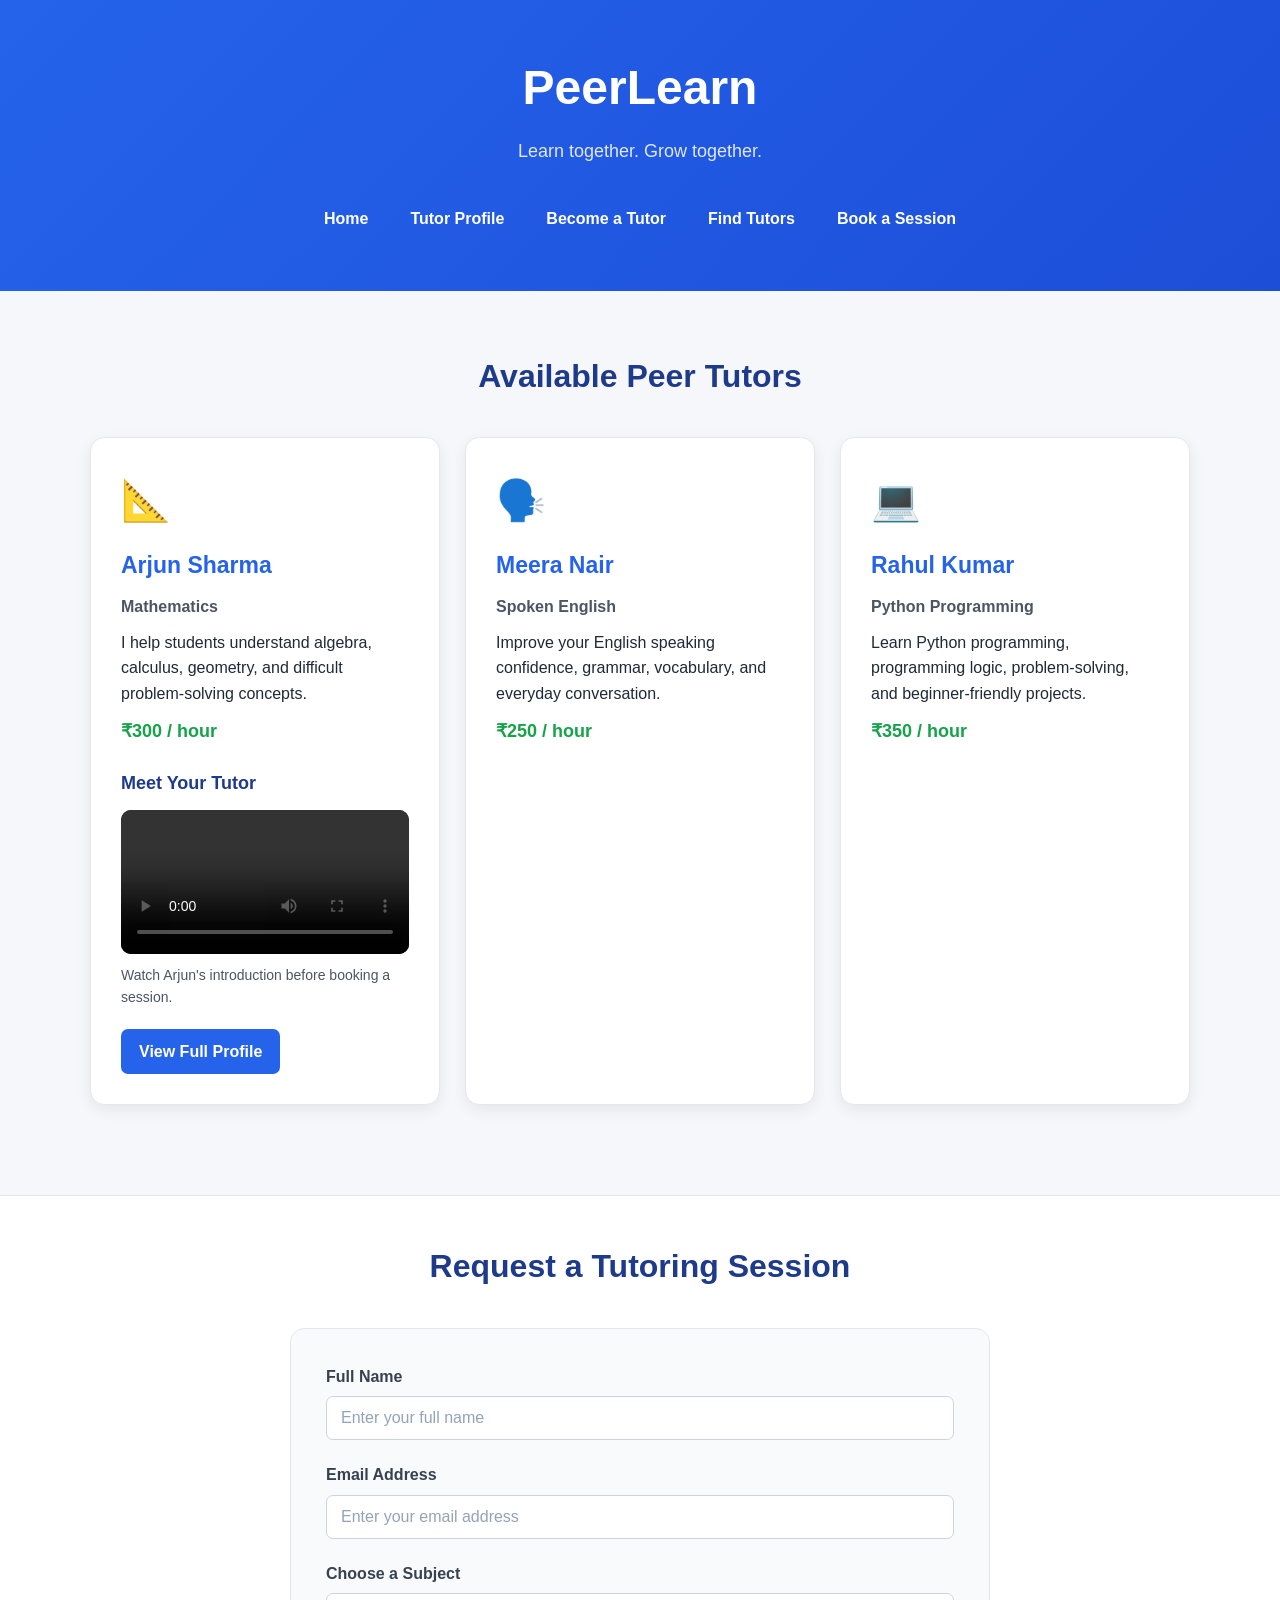
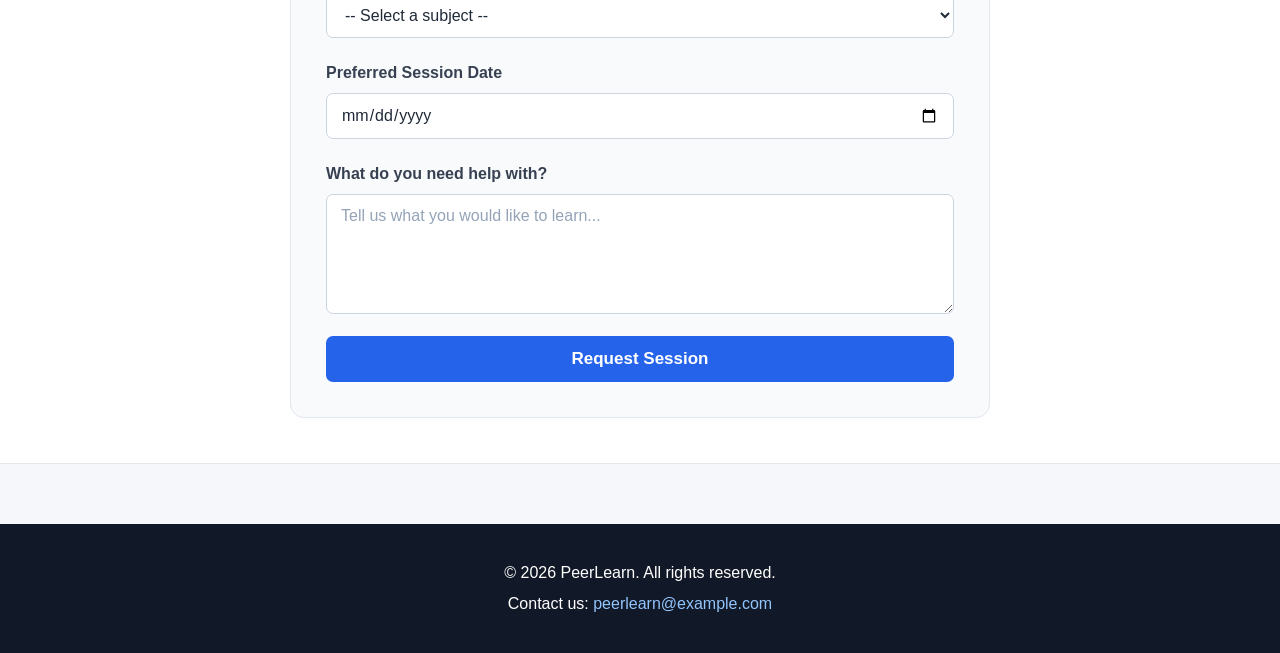
<file: index.html>
<!DOCTYPE html>
<html lang="en">
<head>
    <meta charset="UTF-8">
    <meta name="viewport" content="width=device-width, initial-scale=1.0">

    <title>PeerLearn - Peer Tutoring Marketplace</title>

    <link rel="stylesheet" href="style.css">
</head>

<body>

    <!-- Header -->
    <header>
    <div class="container">
        <h1>PeerLearn</h1>
        <p class="tagline">Learn together. Grow together.</p>

        <nav aria-label="Main navigation">
            <a href="index.html">Home</a>
            <a href="tutor.html">Tutor Profile</a>
            <a href="become-a-tutor.html">Become a Tutor</a>
            <a href="index.html#tutors">Find Tutors</a>
            <a href="index.html#booking">Book a Session</a>
        </nav>
    </div>
</header>

    <!-- Main Content -->
    <main>

        <!-- Tutor Listings -->
        <section id="tutors" class="tutors-section">
            <div class="container">

                <h2>Available Peer Tutors</h2>

                <div class="tutor-grid">

                    <!-- Tutor 1 -->
                     
<article class="tutor-card">
    <div class="tutor-icon" aria-hidden="true">📐</div>

    <h3>Arjun Sharma</h3>

    <p class="subject">Mathematics</p>

    <p>
        I help students understand algebra, calculus,
        geometry, and difficult problem-solving concepts.
    </p>

    <p class="rate">₹300 / hour</p>

    <h4>Meet Your Tutor</h4>

    <video
        class="tutor-video"
        controls
        preload="metadata"
        width="100%"
        aria-label="Arjun Sharma introduces himself as a Mathematics tutor"
    >
        <source src="media/tutor-intro.mp4" type="video/mp4">
        Sorry, your browser does not support HTML video.
    </video>

    <p class="media-caption">
        Watch Arjun's introduction before booking a session.
    </p>

    <a class="profile-link" href="tutor.html">
        View Full Profile
    </a>
</article>

                    


                    <!-- Tutor 2 -->
                    <article class="tutor-card">
                        <div class="tutor-icon">🗣️</div>

                        <h3>Meera Nair</h3>

                        <p class="subject">
                            Spoken English
                        </p>

                        <p>
                            Improve your English speaking confidence,
                            grammar, vocabulary, and everyday conversation.
                        </p>

                        <p class="rate">
                            ₹250 / hour
                        </p>
                    </article>


                    <!-- Tutor 3 -->
                    <article class="tutor-card">
                        <div class="tutor-icon">💻</div>

                        <h3>Rahul Kumar</h3>

                        <p class="subject">
                            Python Programming
                        </p>

                        <p>
                            Learn Python programming, programming logic,
                            problem-solving, and beginner-friendly projects.
                        </p>

                        <p class="rate">
                            ₹350 / hour
                        </p>
                    </article>

                </div>
            </div>
        </section>


        <!-- Booking Section -->
        <section id="booking" class="booking-section">
            <div class="container">

                <h2>Request a Tutoring Session</h2>

                <form action="#" method="post">

                    <!-- Full Name -->
                    <div class="form-group">
                        <label for="name">Full Name</label>

                        <input
                            type="text"
                            id="name"
                            name="name"
                            placeholder="Enter your full name"
                            required
                        >
                    </div>


                    <!-- Email -->
                    <div class="form-group">
                        <label for="email">Email Address</label>

                        <input
                            type="email"
                            id="email"
                            name="email"
                            placeholder="Enter your email address"
                            required
                        >
                    </div>


                    <!-- Subject -->
                    <div class="form-group">
                        <label for="subject">Choose a Subject</label>

                        <select
                            id="subject"
                            name="subject"
                            required
                        >
                            <option value="">-- Select a subject --</option>
                            <option value="mathematics">Mathematics</option>
                            <option value="spoken-english">Spoken English</option>
                            <option value="python">Python Programming</option>
                        </select>
                    </div>


                    <!-- Date -->
                    <div class="form-group">
                        <label for="session-date">
                            Preferred Session Date
                        </label>

                        <input
                            type="date"
                            id="session-date"
                            name="session-date"
                            required
                        >
                    </div>


                    <!-- Message -->
                    <div class="form-group">
                        <label for="message">What do you need help with?</label>

                        <textarea
                            id="message"
                            name="message"
                            rows="5"
                            placeholder="Tell us what you would like to learn..."
                        ></textarea>
                    </div>


                    <!-- Submit -->
                    <button type="submit">
                        Request Session
                    </button>

                </form>

            </div>
        </section>

    </main>


    <!-- Footer -->
    <footer id="contact">
        <div class="container">

            <p>
                &copy; 2026 PeerLearn. All rights reserved.
            </p>

            <p>
                Contact us:
                <a href="mailto:peerlearn@example.com">
                    peerlearn@example.com
                </a>
            </p>

        </div>
    </footer>

</body>
</html>
</file>
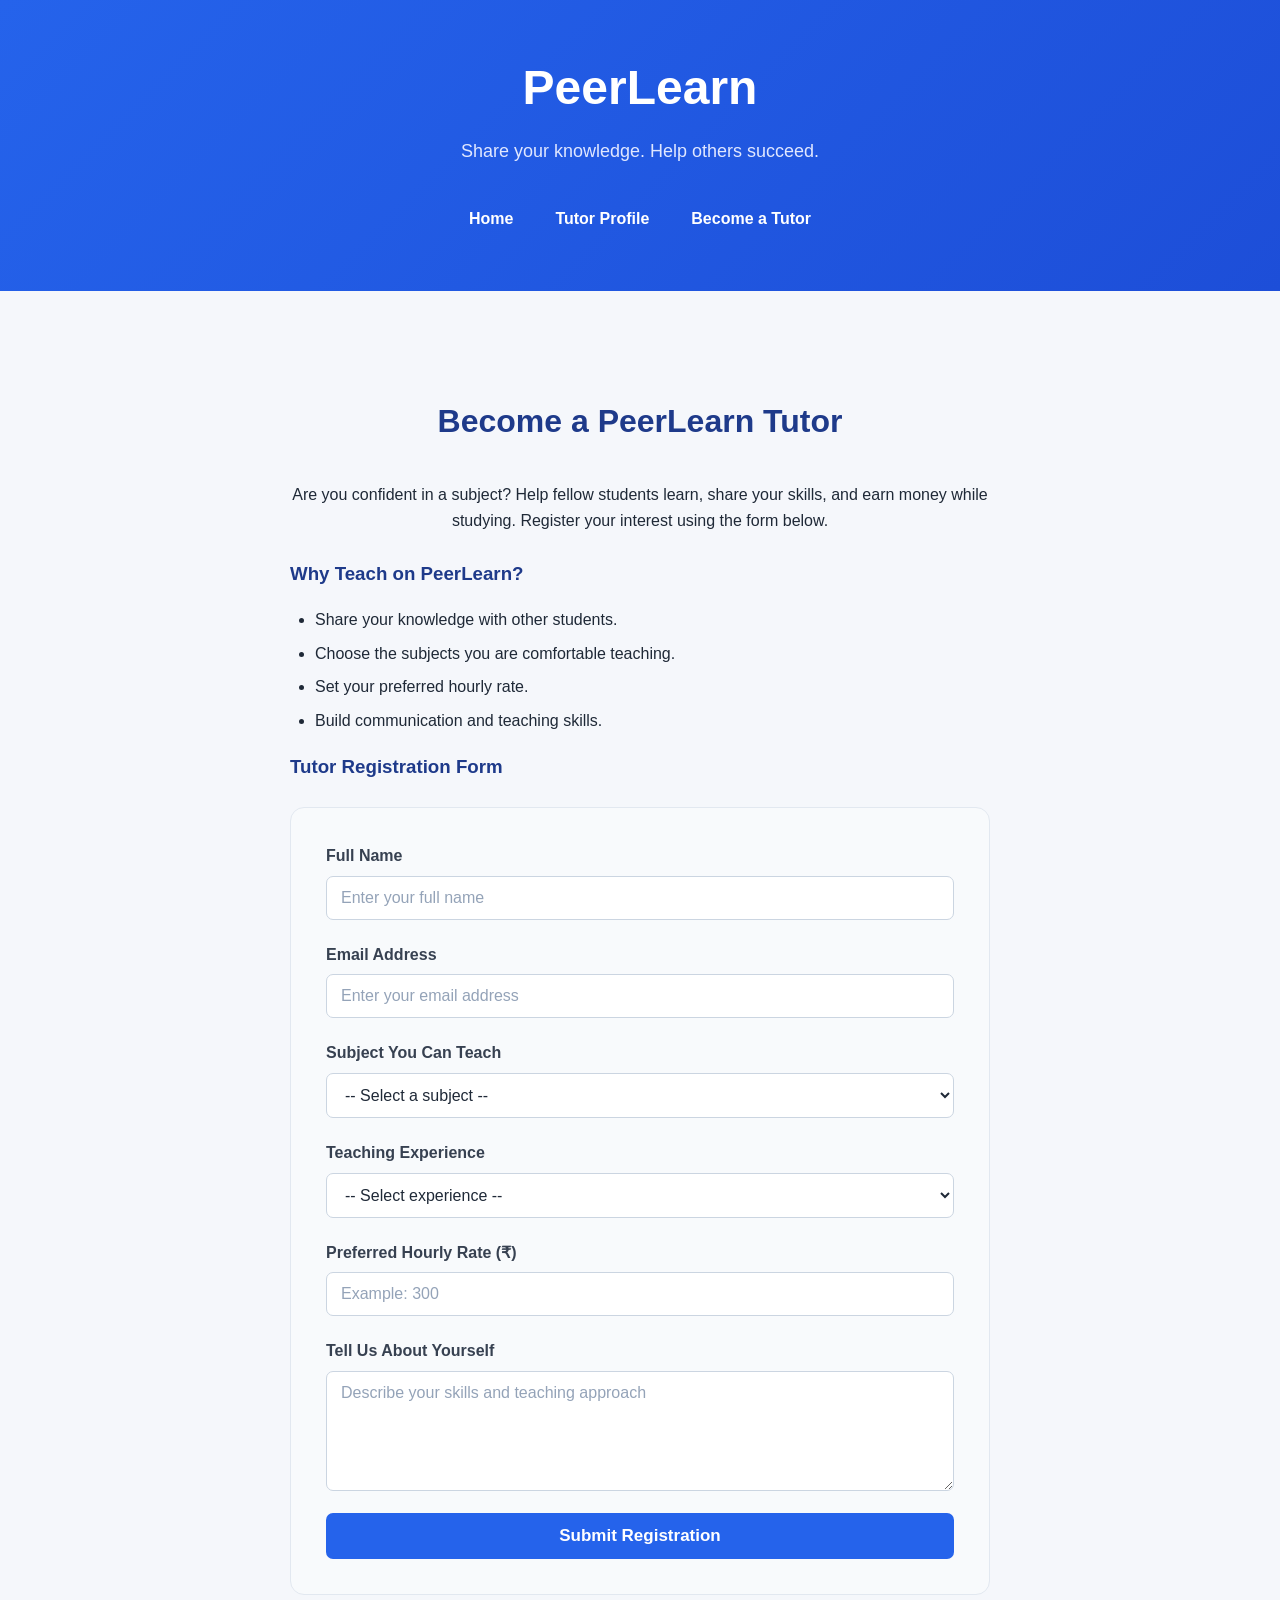
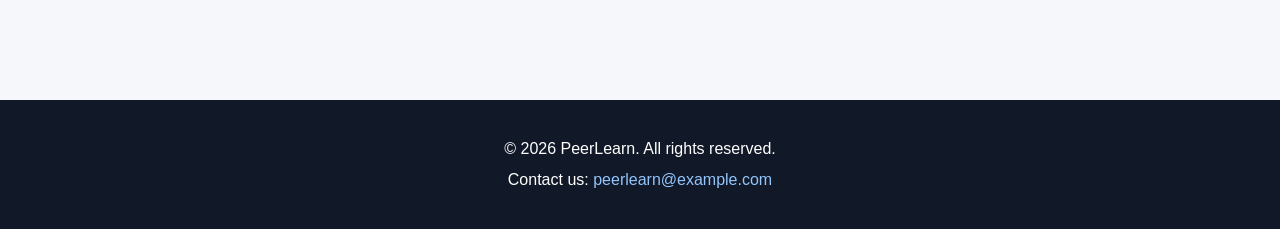
<file: become-a-tutor.html>
<!DOCTYPE html>
<html lang="en">
<head>
    <meta charset="UTF-8">
    <meta name="viewport" content="width=device-width, initial-scale=1.0">
    <title>Become a Tutor | PeerLearn</title>
    <link rel="stylesheet" href="style.css">
</head>
<body>

    <header>
        <div class="container">
            <h1>PeerLearn</h1>
            <p class="tagline">Share your knowledge. Help others succeed.</p>

            <nav aria-label="Main navigation">
                <a href="index.html">Home</a>
                <a href="tutor.html">Tutor Profile</a>
                <a href="become-a-tutor.html" aria-current="page">
                    Become a Tutor
                </a>
            </nav>
        </div>
    </header>

    <main>
        <section class="registration-section">
            <div class="container">
                <h2>Become a PeerLearn Tutor</h2>

                <p class="section-intro">
                    Are you confident in a subject? Help fellow students
                    learn, share your skills, and earn money while studying.
                    Register your interest using the form below.
                </p>

                <h3>Why Teach on PeerLearn?</h3>
                <ul>
                    <li>Share your knowledge with other students.</li>
                    <li>Choose the subjects you are comfortable teaching.</li>
                    <li>Set your preferred hourly rate.</li>
                    <li>Build communication and teaching skills.</li>
                </ul>

                <h3>Tutor Registration Form</h3>

                <form action="#" method="post">

                    <div class="form-group">
                        <label for="tutor-name">Full Name</label>
                        <input
                            type="text"
                            id="tutor-name"
                            name="tutor-name"
                            autocomplete="name"
                            placeholder="Enter your full name"
                            required
                        >
                    </div>

                    <div class="form-group">
                        <label for="tutor-email">Email Address</label>
                        <input
                            type="email"
                            id="tutor-email"
                            name="tutor-email"
                            autocomplete="email"
                            placeholder="Enter your email address"
                            required
                        >
                    </div>

                    <div class="form-group">
                        <label for="tutor-subject">Subject You Can Teach</label>
                        <select
                            id="tutor-subject"
                            name="tutor-subject"
                            required
                        >
                            <option value="">-- Select a subject --</option>
                            <option value="mathematics">Mathematics</option>
                            <option value="spoken-english">Spoken English</option>
                            <option value="python">Python Programming</option>
                            <option value="science">Science</option>
                            <option value="other">Other</option>
                        </select>
                    </div>

                    <div class="form-group">
                        <label for="tutor-experience">
                            Teaching Experience
                        </label>
                        <select
                            id="tutor-experience"
                            name="tutor-experience"
                            required
                        >
                            <option value="">-- Select experience --</option>
                            <option value="beginner">Beginner</option>
                            <option value="less-than-1-year">
                                Less than 1 year
                            </option>
                            <option value="1-2-years">1–2 years</option>
                            <option value="2-plus-years">2+ years</option>
                        </select>
                    </div>

                    <div class="form-group">
                        <label for="tutor-rate">
                            Preferred Hourly Rate (₹)
                        </label>
                        <input
                            type="number"
                            id="tutor-rate"
                            name="tutor-rate"
                            min="1"
                            placeholder="Example: 300"
                            required
                        >
                    </div>

                    <div class="form-group">
                        <label for="tutor-bio">
                            Tell Us About Yourself
                        </label>
                        <textarea
                            id="tutor-bio"
                            name="tutor-bio"
                            rows="5"
                            placeholder="Describe your skills and teaching approach"
                            required
                        ></textarea>
                    </div>

                    <button type="submit">Submit Registration</button>
                </form>
            </div>
        </section>
    </main>

    <footer id="contact">
        <div class="container">
            <p>&copy; 2026 PeerLearn. All rights reserved.</p>
            <p>
                Contact us:
                <a href="mailto:peerlearn@example.com">
                    peerlearn@example.com
                </a>
            </p>
        </div>
    </footer>

</body>
</html>
</file>
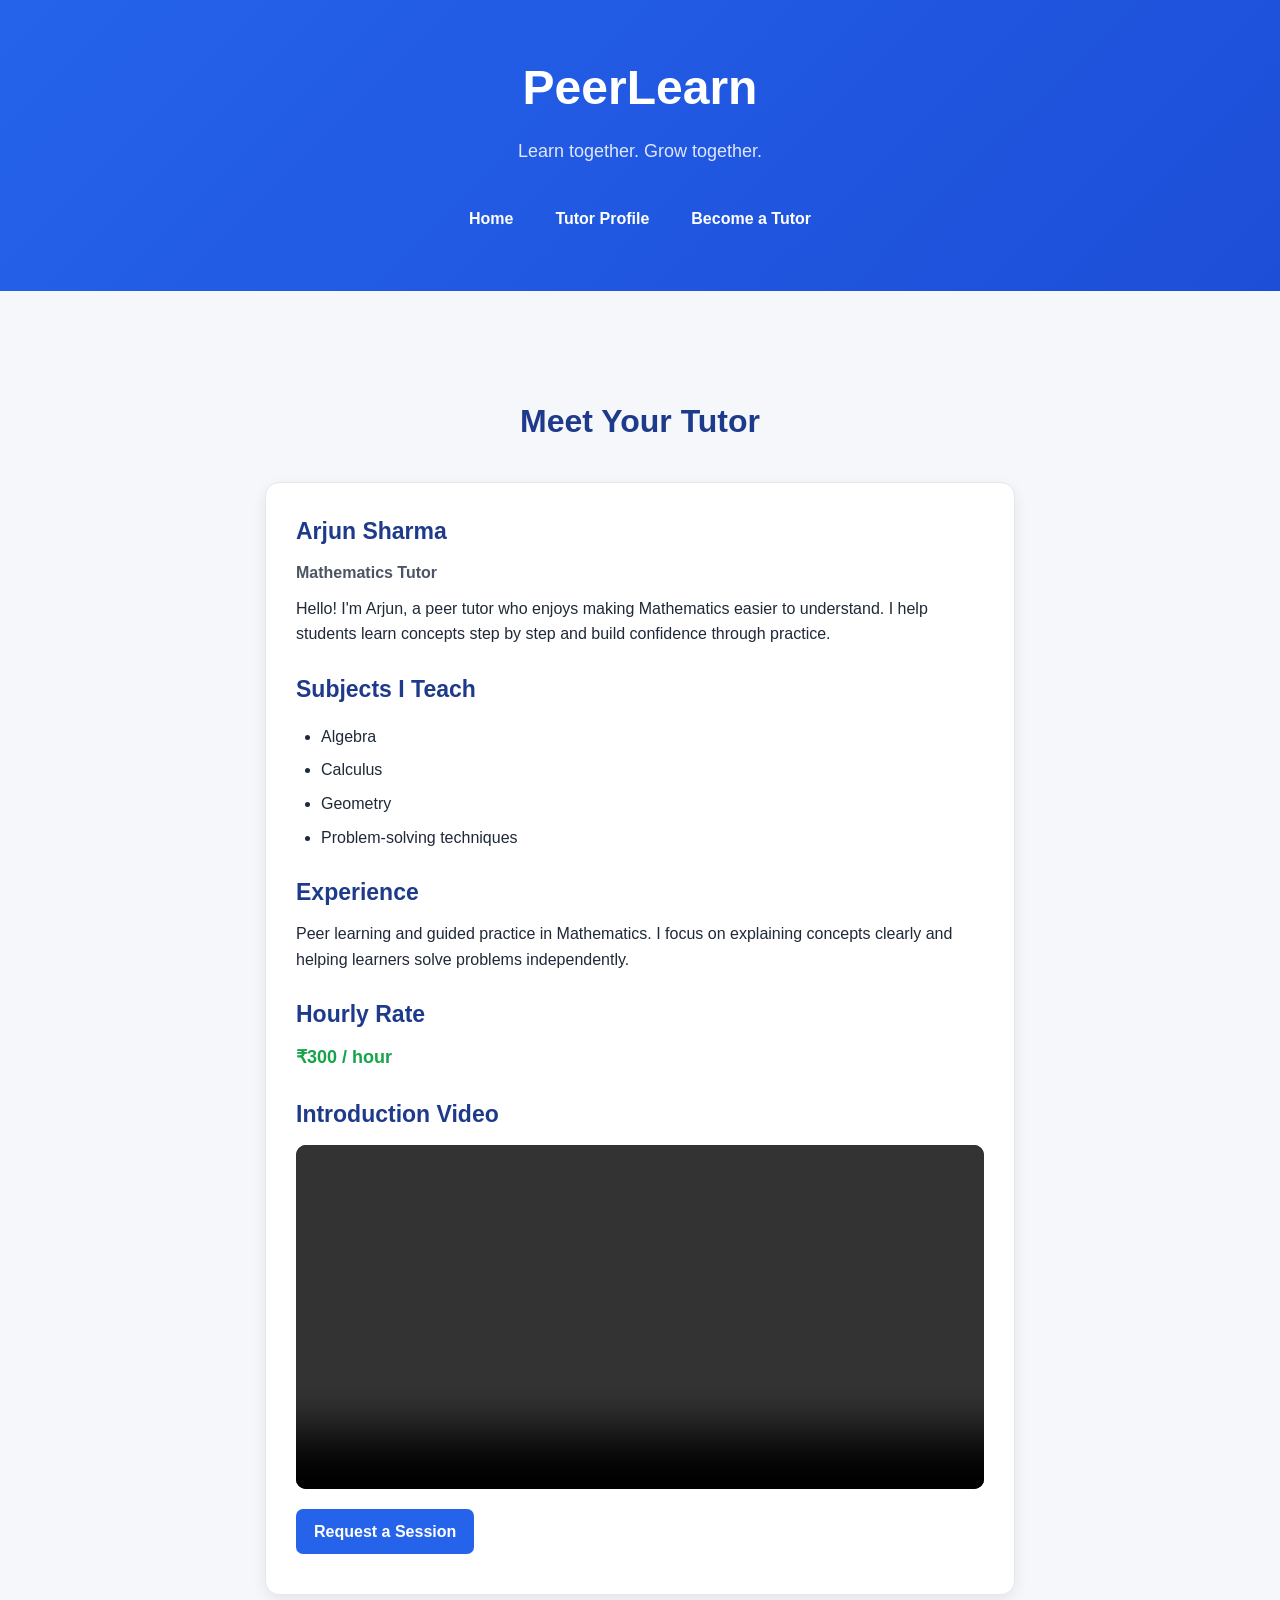
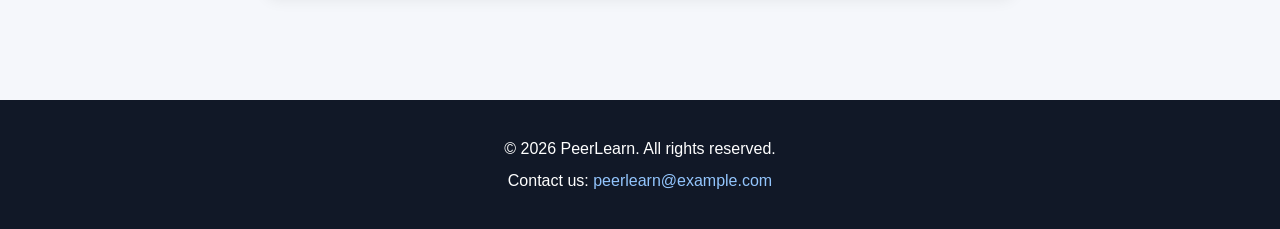
<file: tutor.html>
<!DOCTYPE html>
<html lang="en">
<head>
    <meta charset="UTF-8">
    <meta name="viewport" content="width=device-width, initial-scale=1.0">
    <title>Arjun Sharma | PeerLearn Tutor Profile</title>
    <link rel="stylesheet" href="style.css">
</head>
<body>

    <header>
        <div class="container">
            <h1>PeerLearn</h1>
            <p class="tagline">Learn together. Grow together.</p>

            <nav aria-label="Main navigation">
                <a href="index.html">Home</a>
                <a href="tutor.html" aria-current="page">Tutor Profile</a>
                <a href="become-a-tutor.html">Become a Tutor</a>
            </nav>
        </div>
    </header>

    <main>
        <section class="profile-section">
            <div class="container">
                <h2>Meet Your Tutor</h2>

                <article class="tutor-card profile-card">
                    <h3>Arjun Sharma</h3>
                    <p class="subject">Mathematics Tutor</p>

                    <p>
                        Hello! I'm Arjun, a peer tutor who enjoys making
                        Mathematics easier to understand. I help students
                        learn concepts step by step and build confidence
                        through practice.
                    </p>

                    <h3>Subjects I Teach</h3>
                    <ul>
                        <li>Algebra</li>
                        <li>Calculus</li>
                        <li>Geometry</li>
                        <li>Problem-solving techniques</li>
                    </ul>

                    <h3>Experience</h3>
                    <p>
                        Peer learning and guided practice in Mathematics.
                        I focus on explaining concepts clearly and helping
                        learners solve problems independently.
                    </p>

                    <h3>Hourly Rate</h3>
                    <p class="rate">₹300 / hour</p>

                    <h3>Introduction Video</h3>
                    <video
                        class="tutor-video"
                        controls
                        preload="metadata"
                        aria-label="Arjun Sharma's tutor introduction"
                    >
                        <source src="media/tutor-intro.mp4" type="video/mp4">
                        Your browser does not support HTML video.
                    </video>

                    <p>
                        <a class="profile-link" href="index.html#booking">
                            Request a Session
                        </a>
                    </p>
                </article>
            </div>
        </section>
    </main>

    <footer id="contact">
        <div class="container">
            <p>&copy; 2026 PeerLearn. All rights reserved.</p>
            <p>
                Contact us:
                <a href="mailto:peerlearn@example.com">
                    peerlearn@example.com
                </a>
            </p>
        </div>
    </footer>

</body>
</html>
</file>
<file: style.css>
/* =========================================
   GLOBAL STYLES
========================================= */

* {
    box-sizing: border-box;
}

html {
    scroll-behavior: smooth;
}

body {
    margin: 0;
    font-family: Arial, Helvetica, sans-serif;
    background-color: #f5f7fb;
    color: #1f2937;
    line-height: 1.6;
    overflow-x: hidden;
}

.container {
    width: min(90%, 1100px);
    margin: 0 auto;
}

img,
video {
    max-width: 100%;
    height: auto;
}

/* =========================================
   HEADER
========================================= */

header {
    background: linear-gradient(135deg, #2563eb, #1d4ed8);
    color: white;
    padding: 50px 0;
    text-align: center;
}

header h1 {
    margin: 0;
    font-size: clamp(32px, 5vw, 48px);
    font-weight: 700;
}

.tagline {
    margin: 10px auto 30px;
    max-width: 650px;
    font-size: 18px;
    color: #e0e7ff;
}

/* =========================================
   NAVIGATION - FLEXBOX
========================================= */

nav {
    display: flex;
    justify-content: center;
    align-items: center;
    gap: 10px;
    flex-wrap: wrap;
}

nav a {
    color: white;
    text-decoration: none;
    font-weight: 600;
    padding: 10px 16px;
    border-radius: 8px;
    transition: background-color 0.2s ease;
}

nav a:hover,
nav a:focus {
    background-color: rgba(255, 255, 255, 0.18);
}

/* =========================================
   MAIN
========================================= */

main {
    padding: 60px 0;
}

section h2 {
    margin: 0 0 35px;
    text-align: center;
    font-size: clamp(25px, 4vw, 32px);
    color: #1e3a8a;
}

/* =========================================
   TUTOR LISTINGS - CSS GRID
========================================= */

.tutors-section {
    padding-bottom: 30px;
}

.tutor-grid {
    display: grid;
    grid-template-columns: repeat(3, minmax(0, 1fr));
    gap: 25px;
}

.tutor-card {
    min-width: 0;
    background-color: white;
    padding: 30px;
    border-radius: 14px;
    border: 1px solid #e5e7eb;
    box-shadow: 0 5px 15px rgba(0, 0, 0, 0.07);
    transition: transform 0.2s ease, box-shadow 0.2s ease;
    overflow-wrap: anywhere;
}

.tutor-card:hover {
    transform: translateY(-5px);
    box-shadow: 0 10px 25px rgba(0, 0, 0, 0.12);
}

.tutor-icon {
    font-size: 40px;
    margin-bottom: 15px;
}

.tutor-card h3 {
    margin: 0 0 8px;
    font-size: 23px;
    color: #2563eb;
}

.tutor-card p {
    margin: 10px 0;
}

.subject {
    font-weight: bold;
    color: #4b5563;
}

.rate {
    font-weight: bold;
    color: #16a34a;
    font-size: 18px;
}

/* =========================================
   TUTOR VIDEO
========================================= */

.tutor-video {
    display: block;
    width: 100%;
    max-width: 100%;
    height: auto;
    margin-top: 12px;
    border-radius: 10px;
    background-color: #111827;
}

.tutor-card h4 {
    margin-bottom: 8px;
    color: #1e3a8a;
    font-size: 18px;
}

.media-caption {
    color: #4b5563;
    font-size: 14px;
    margin-top: 10px;
}

.profile-link {
    display: inline-block;
    margin-top: 10px;
    padding: 10px 18px;
    background-color: #2563eb;
    color: white;
    text-decoration: none;
    font-weight: 600;
    border-radius: 7px;
}

.profile-link:hover,
.profile-link:focus {
    background-color: #1d4ed8;
}

/* =========================================
   BOOKING SECTION
========================================= */

.booking-section {
    margin-top: 60px;
    background-color: white;
    padding: 45px 0;
    border-top: 1px solid #e5e7eb;
    border-bottom: 1px solid #e5e7eb;
}

form {
    width: 100%;
    max-width: 700px;
    margin: 0 auto;
    background-color: #f8fafc;
    padding: 35px;
    border-radius: 14px;
    border: 1px solid #e2e8f0;
}

.form-group {
    margin-bottom: 22px;
}

label {
    display: block;
    margin-bottom: 7px;
    font-weight: 600;
    color: #374151;
}

input,
select,
textarea {
    display: block;
    width: 100%;
    max-width: 100%;
    min-width: 0;
    padding: 12px 14px;
    font-family: inherit;
    font-size: 16px;
    color: #1f2937;
    background-color: white;
    border: 1px solid #cbd5e1;
    border-radius: 7px;
}

input:focus,
select:focus,
textarea:focus {
    outline: none;
    border-color: #2563eb;
    box-shadow: 0 0 0 3px rgba(37, 99, 235, 0.15);
}

textarea {
    resize: vertical;
    min-height: 120px;
}

input::placeholder,
textarea::placeholder {
    color: #94a3b8;
}

/* =========================================
   SUBMIT BUTTON
========================================= */

button {
    width: 100%;
    padding: 13px 20px;
    border: none;
    border-radius: 7px;
    background-color: #2563eb;
    color: white;
    font-size: 17px;
    font-weight: 600;
    cursor: pointer;
}

button:hover {
    background-color: #1d4ed8;
}

button:focus {
    outline: 3px solid #93c5fd;
    outline-offset: 2px;
}

/* =========================================
   FOOTER
========================================= */

footer {
    background-color: #111827;
    color: white;
    text-align: center;
    padding: 30px 15px;
}

footer p {
    margin: 6px 0;
}

footer a {
    color: #93c5fd;
    text-decoration: none;
    overflow-wrap: anywhere;
}

footer a:hover {
    text-decoration: underline;
}

/* =========================================
   OTHER PAGES
========================================= */

.profile-section,
.registration-section {
    padding: 45px 0;
}

.profile-card {
    max-width: 750px;
    margin: 0 auto;
}

.profile-card h3 {
    margin-top: 24px;
    color: #1e3a8a;
}

.profile-card h3:first-of-type {
    margin-top: 0;
}

.profile-card ul,
.registration-section ul {
    padding-left: 25px;
}

.profile-card li,
.registration-section li {
    margin-bottom: 8px;
}

.section-intro {
    max-width: 750px;
    margin: 0 auto 25px;
    text-align: center;
}

.registration-section > .container > h3,
.registration-section > .container > ul {
    max-width: 700px;
    margin-left: auto;
    margin-right: auto;
}

.registration-section > .container > h3 {
    color: #1e3a8a;
}

.registration-section form {
    margin-top: 25px;
}

/* =========================================
   TABLET - 768px
========================================= */

@media (max-width: 900px) {

    .container {
        width: 92%;
    }

    .tutor-grid {
        grid-template-columns: repeat(2, minmax(0, 1fr));
        gap: 20px;
    }

    header {
        padding: 40px 0;
    }

    nav {
        gap: 6px;
    }

    .tutor-card {
        padding: 25px;
    }
}

/* =========================================
   MOBILE - 600px
========================================= */

@media (max-width: 600px) {

    .container {
        width: 92%;
    }

    header {
        padding: 35px 0;
    }

    header h1 {
        font-size: 34px;
    }

    .tagline {
        font-size: 16px;
        margin-bottom: 20px;
    }

    nav {
        flex-direction: column;
        align-items: stretch;
        gap: 5px;
    }

    nav a {
        width: 100%;
        max-width: 280px;
        margin: 0 auto;
        padding: 9px;
    }

    main {
        padding: 40px 0;
    }

    section h2 {
        font-size: 26px;
        margin-bottom: 25px;
    }

    .tutor-grid {
        grid-template-columns: minmax(0, 1fr);
        gap: 20px;
    }

    .tutor-card {
        padding: 22px;
    }

    .tutor-card h3 {
        font-size: 21px;
    }

    .booking-section {
        margin-top: 35px;
        padding: 35px 0;
    }

    form {
        padding: 22px 18px;
    }

    .profile-section,
    .registration-section {
        padding: 30px 0;
    }

    .profile-card {
        width: 100%;
    }

    .profile-card ul,
    .registration-section ul {
        padding-left: 20px;
    }

    footer {
        padding: 25px 12px;
    }
}

/* =========================================
   SMALL PHONES - 375px AND BELOW
========================================= */

@media (max-width: 375px) {

    .container {
        width: 94%;
    }

    .tutor-card {
        padding: 18px;
    }

    form {
        padding: 18px 14px;
    }

    nav a {
        font-size: 14px;
    }

    .profile-link {
        max-width: 100%;
        overflow-wrap: anywhere;
    }
}

/* =========================================
   KEYBOARD ACCESSIBILITY
========================================= */

a:focus-visible,
button:focus-visible {
    outline: 3px solid #93c5fd;
    outline-offset: 3px;
}
</file>
